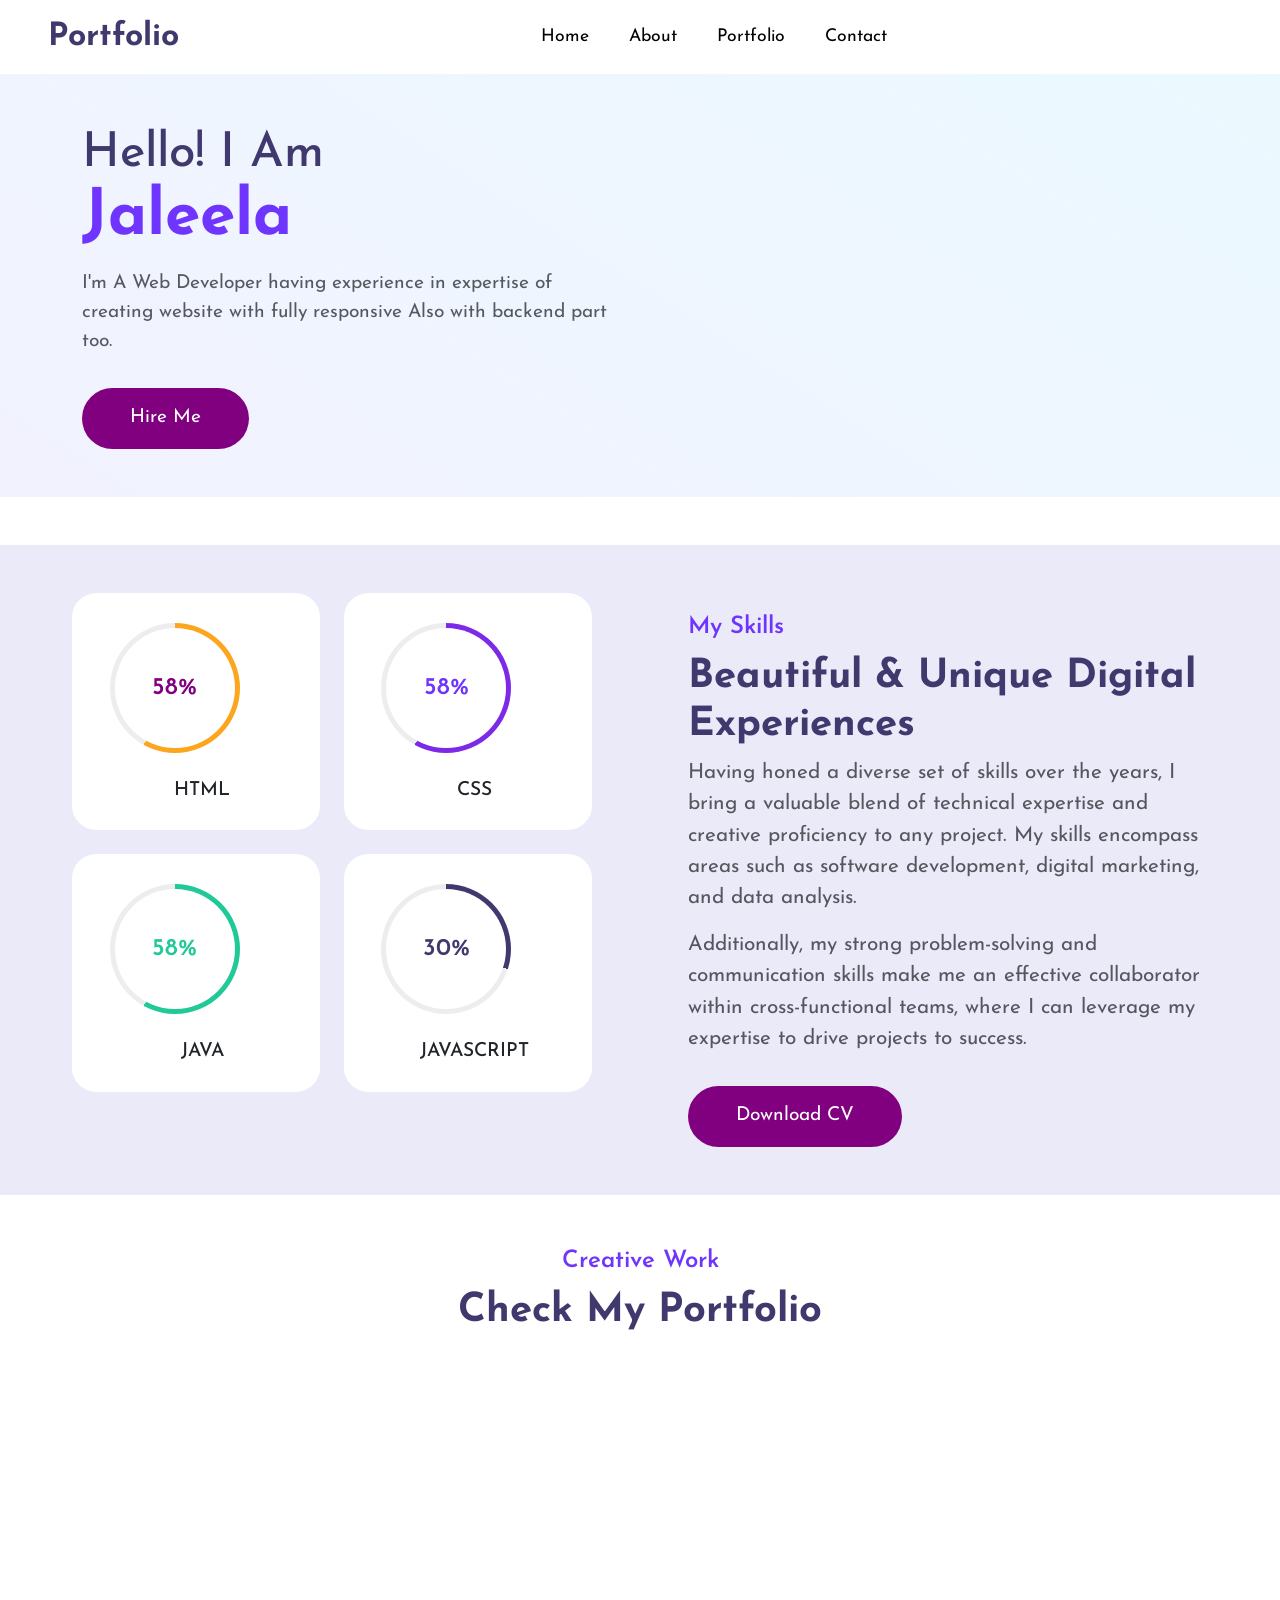
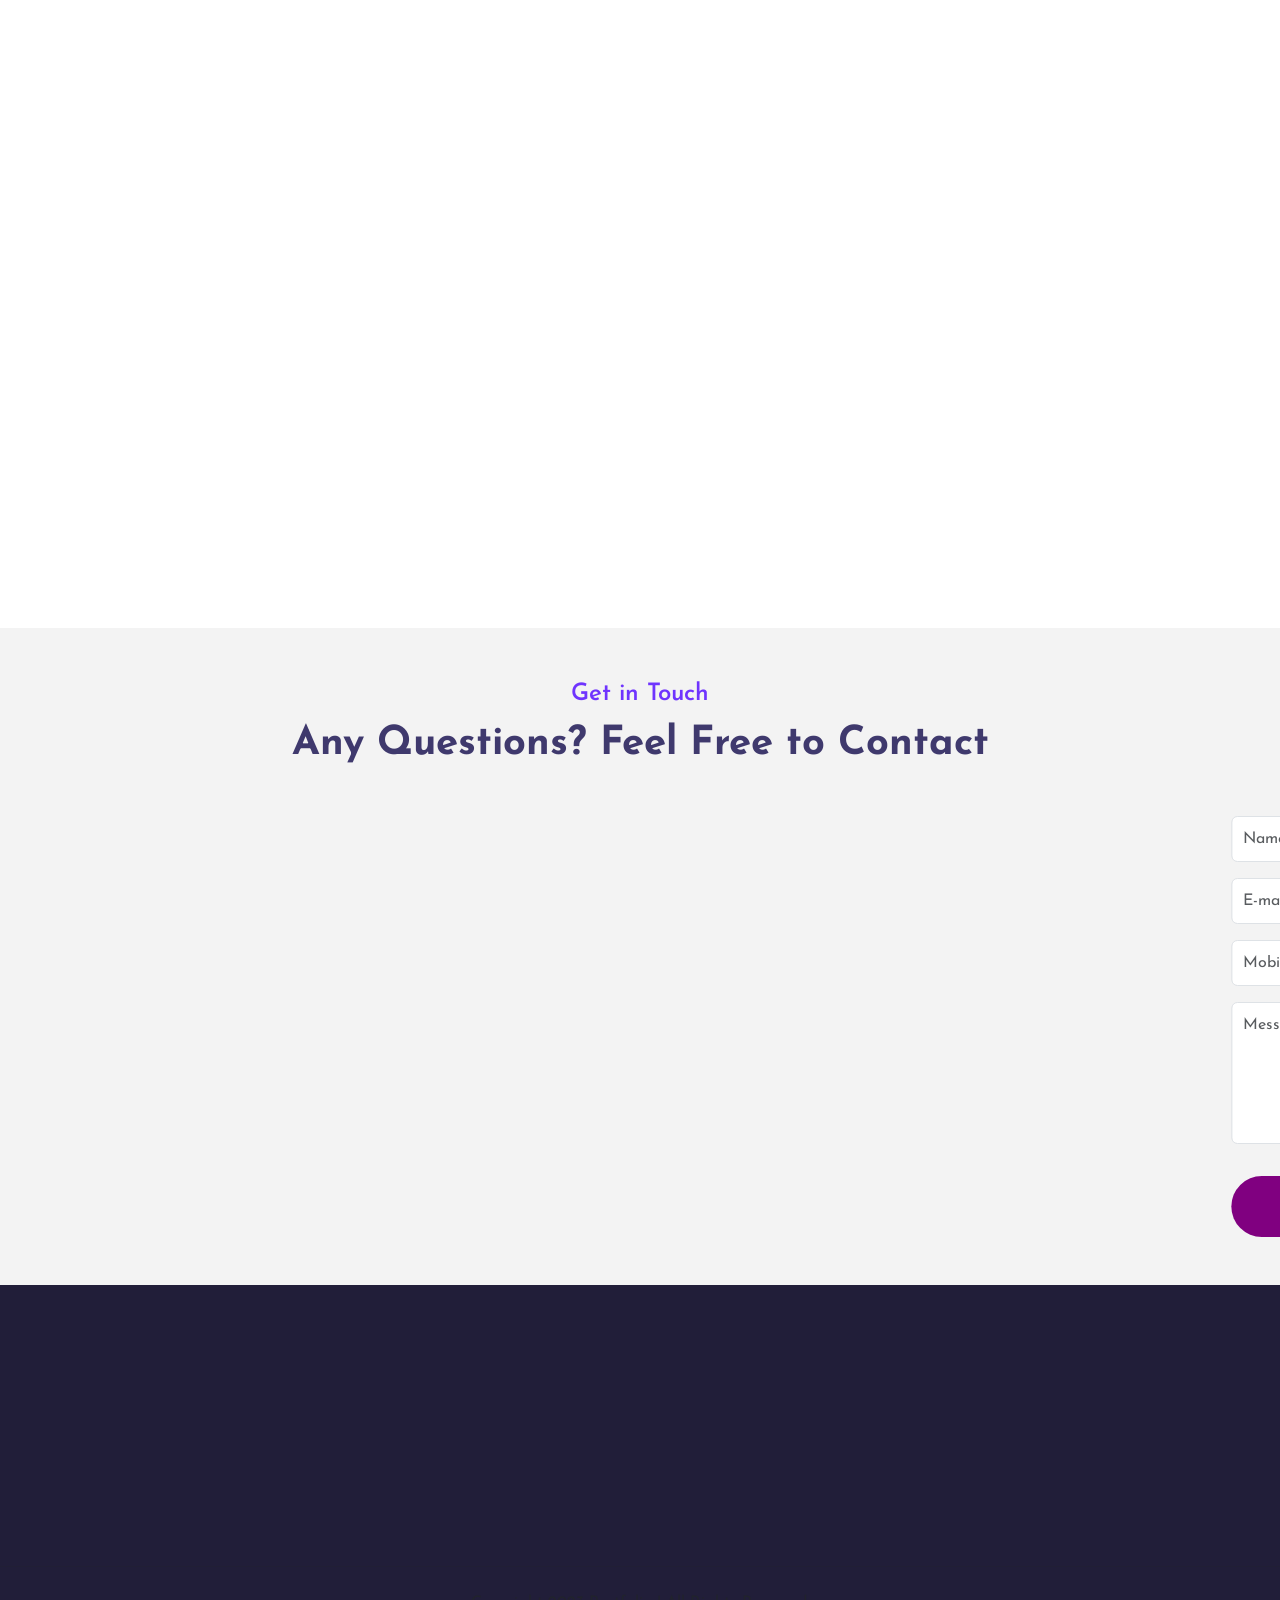
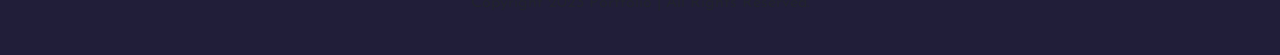
<file: Jaleela/index.html>
<!DOCTYPE html>
<html lang="en">
<head>
  <meta charset="UTF-8" />
  <meta http-equiv="X-UA-Compatible" content="IE=edge" />
  <meta name="viewport" content="width=device-width, initial-scale=1.0" />
  <title>Personal Portfolio - Jaleela</title>

  <!-- bootstrap css cdn link  -->
  <link
    href="https://cdn.jsdelivr.net/npm/bootstrap@5.2.3/dist/css/bootstrap.min.css"
    rel="stylesheet"
    integrity="sha384-rbsA2VBKQhggwzxH7pPCaAqO46MgnOM80zW1RWuH61DGLwZJEdK2Kadq2F9CUG65"
    crossorigin="anonymous"
  />

  <!-- custom css file -->
  <link rel="stylesheet" href="port.css" />

  <!-- google font link -->
  <link rel="preconnect" href="https://fonts.googleapis.com" />
  <link rel="preconnect" href="https://fonts.gstatic.com" crossorigin />
  <link
    href="https://fonts.googleapis.com/css2?family=Josefin+Sans:wght@300;400;500;600;700&display=swap"
    rel="stylesheet"
  />

  <!-- bootstrap icon cdn link  -->
  <link
    rel="stylesheet"
    href="https://cdn.jsdelivr.net/npm/bootstrap-icons@1.10.4/font/bootstrap-icons.css"
  />

  <!-- for adding animation to website we have use AOS library 
  AOS Library css file cdn link -->
  <link rel="stylesheet" href="https://unpkg.com/aos@next/dist/aos.css" />

  <!-- jquery cdn link  -->
  <script src="https://ajax.googleapis.com/ajax/libs/jquery/3.6.4/jquery.min.js"></script>
</head>
<body>
  <!-- navbar starts -->
  <nav
    id="navbar-top"
    class="navbar navbar-expand-lg navbar-light bg-white sticky-top"
  >
    <div class="container-fluid px-5">
      <a class="navbar-brand fw-bold fs-2" href="#" style="color: #3f396d"
        >Portfolio</a
      >
      <button
        class="navbar-toggler"
        type="button"
        data-bs-toggle="collapse"
        data-bs-target="#navbarNav"
        aria-controls="navbarNav"
        aria-expanded="false"
        aria-label="Toggle navigation"
      >
        <span class="navbar-toggler-icon"></span>
      </button>
      <div
        class="collapse navbar-collapse justify-content-center"
        id="navbarNav"
      >
        <ul class="navbar-nav gap-4" style="font-size: 1.1rem">
          <li class="nav-item">
            <a class="nav-link" aria-current="page" href="#">Home</a>
          </li>
         
          <li class="nav-item">
            <a class="nav-link" href="#about">About</a>
          </li>
          <li class="nav-item">
            <a class="nav-link" href="#portfolio">Portfolio</a>
          </li>
        
          <li class="nav-item">
              <a class="nav-link" href="#contact">Contact</a>
            </li>
        </ul>
      </div>
    </div>
  </nav>
  <!-- navbar ends here -->

  <!-- home section starts  -->
  <section class="home pt-5 pb-5" id="home">
    <div class="container">
      <div class="row justify-content-center justify-content-md-start align-items-center">
        <!-- here data-aos is used for adding aos animation  -->
        <div class="col-10 col-md-6 text-center text-md-start" data-aos="slide-right">
          <h2 style="color: #3f396d">
            Hello! I Am <br /><span class="c-orange">Jaleela</span>
          </h2>
          <p class="text-muted">
            I'm A Web Developer having experience in expertise of
            creating website with fully responsive Also with backend part too.
          </p>
          <button class="c-btn h-btn mt-3 py-3 px-5 rounded-pill">
            Hire Me
          </button>
          <a href="" class="link ms-4 d-none">See My Work</a>
        </div>
      </div>
    </div>
  </section>
  <!-- home section ends here -->

  
  <!-- skill section starts -->
  
    <!-- skill section starts -->
    <section class="skill mt-5 py-5" id="about">
        <div class="row justify-content-evenly">
          <div class="col-10 col-md-5 skill-with-progress" data-aos="slide-right">
            <div class="row justify-content-evenly">
              <div class="col-10 col-md-6">
                <div class="progress-card ms-3 ms-md-0">
                  <div class="circular-progress html-css">
                    <span class="progress-value html-progress">0%</span>
                  </div>
                  <br />
                  <span class="text">HTML </span>
                </div>
              </div>
              <div class="col-10 col-md-6 mt-4 mt-md-0">
                <div class="progress-card ms-3 ms-md-0">
                  <div class="circular-progress javascript">
                    <span class="progress-value javascript-progress">0%</span>
                  </div>
                  <br />
                  <span class="text">CSS</span>
                </div>
              </div>
            </div>
            <div class="row justify-content-evenly mt-4">
              <div class="col-10 col-md-6">
                <div class="progress-card ms-3 ms-md-0">
                  <div class="circular-progress php">
                    <span class="progress-value php-progress">0%</span>
                  </div>
                  <br />
                  <span class="text">JAVA</span>
                </div>
              </div>
              <div class="col-10 col-md-6 mt-4 mt-md-0">
                <div class="progress-card ms-3  ms-md-0">
                  <div class="circular-progress reactjs">
                    <span class="progress-value reactjs-progress">0%</span>
                  </div>
                  <br>
                  <span class="text">JAVASCRIPT</span>
                </div>
              </div>
            </div>
          </div>
          <div class="col-10 col-md-5 skill-detail" data-aos="slide-left">
            <div class="heading mt-5 mt-md-3">
              <small>My Skills</small>
              <h3>Beautiful & Unique Digital Experiences</h3>
              <p class="text-muted">
                Having honed a diverse set of skills over the years, I bring a valuable blend of technical expertise and creative proficiency to any project. My skills encompass areas such as software development, digital marketing, and data analysis.
              </p>
              <p class="text-muted">
                Additionally, my strong problem-solving and communication skills make me an effective collaborator within cross-functional teams, where I can leverage my expertise to drive projects to success.
              </p>
              <button class="c-btn h-btn mt-3 py-3 px-5 rounded-pill">
                <!-- here download attribute is used for adding download functionality to button  -->
                <a
                  href=" "
                  download="SampleCV"
                  style="text-decoration: none;color: #fff;"
                  >Download CV</a
                >
              </button>
            </div>
          </div>
        </div>
      </section>

  <!-- portfolio section starts here -->
  <section class="portfolio" id="portfolio">
    <div class="heading text-center pt-5">
      <small>Creative Work</small>
      <h3>Check My Portfolio</h3>
    </div>

    <div class="portfolio-body">
      <div class="row justify-content-evenly px-4">
        <div class="post col-md-4 game all col-10 mt-3 mt-md-0" data-aos="fade-up">
          <div class="card">
            <img src="img/cnn.jpg" class="card-img-top" alt="..." />
            <div class="card-body text-center">
              <h4 class="card-title">Recognition of Flora</h4>
              <span class="badge bg-secondary badge-pill">CNN</span>
              <span class="badge bg-secondary badge-pill">Deep learn of flora</span>
              <span class="badge bg-secondary badge-pill mb-2">Botanic Vision</span
              ><br />
              <a href="#" class="link">Read More</a>
            </div>
          </div>
        </div>
        <div class="post col-md-4 website all col-10 mt-3 mt-md-0" data-aos="fade-up">
          <div class="card">
            <img
              src="img/project-2.png"
              class="card-img-top"
              alt="..."
            />
            <div class="card-body text-center">
              <h4 class="card-title">Grocery shop</h4>
              <span class="badge bg-secondary badge-pill">HTML&CSS</span>
              <span class="badge bg-secondary badge-pill">JavaScript</span>
              <span class="badge bg-secondary badge-pill mb-2">Website</span>
              <br />
              <a href="#" class="read-more-btn link">Read More</a>
            </div>
          </div>
        </div>
        <div class="post col-md-4 webapp all col-10 mt-3 mt-md-0" data-aos="fade-up">
          <div class="card">
            <img src="img/pro2.jpg" class="card-img-top" alt="..." />
            <div class="card-body text-center">
              <h4 class="card-title">Placement Module Test</h4>
              <span class="badge bg-secondary badge-pill">HTML&CSS</span>
              <span class="badge bg-secondary badge-pill">JavaScript</span>
              <span class="badge bg-secondary badge-pill mb-2">Website</span
              ><br />
              <a href="#" class="read-more-btn link">Read More</a>
            </div>
          </div>
        </div>
      </div>
      <div class="row justify-content-evenly mt-4 px-4">
        <div class="post col-md-4 game all col-10 mt-3 mt-md-0" data-aos="fade-up">
          <div class="card">
            <img src="img/address1.jpg" class="card-img-top" alt="..." />
            <div class="card-body text-center">
              <h4 class="card-title">Address Book</h4>
              <span class="badge bg-secondary badge-pill">HTML&CSS</span>
              <span class="badge bg-secondary badge-pill">JavaScript</span>
              <span class="badge bg-secondary badge-pill mb-2">Website</span
              ><br />
              <a href="#" class="read-more-btn link">Read More</a>
            </div>
          </div>
        </div>
        <div class="post col-md-4 website all col-10 mt-3 mt-md-0" data-aos="fade-up">
          <div class="card">
            <img src="img/japan2.jpg" class="card-img-top" alt="..." />
            <div class="card-body text-center">
              <h4 class="card-title">Hotspots of Japan</h4>
              <span class="badge bg-secondary badge-pill">HTML&CSS</span>
              <span class="badge bg-secondary badge-pill">JavaScript</span>
              <span class="badge bg-secondary badge-pill mb-2">website</span
              ><br />
              <a href="#" class="read-more-btn link">Read More</a>
            </div>
          </div>
        </div>
        <div class="post col-md-4 all col-10 mt-3 mt-md-0" data-aos="fade-up">
          <div class="card">
            <img
              src="img/ice.jpg"
              class="card-img-top"
              alt="..."
            />
            <div class="card-body text-center">
              <h4 class="card-title">Ice Cream Website</h4>
              <span class="badge bg-secondary badge-pill">HTML&CSS</span>
              <span class="badge bg-secondary badge-pill">JavaScript</span>
              <span class="badge bg-secondary badge-pill mb-2">Website</span
              ><br />
              <a href="#" class="read-more-btn link">Read More</a>
            </div>
          </div>
        </div>
      </div>
    </div>
  </section>
  <!-- portfolio section ends here -->


  <!-- contact section starts -->
  <section class="contact py-5" id="contact">
    <div class="heading text-center">
      <small>Get in Touch</small>
      <h3>Any Questions? Feel Free to Contact</h3>
    </div>
    <div class="row justify-content-evenly mt-5">
      <div class="col-md-5 col-10 contact-details" data-aos="slide-right">
        <div class="row justify-content-evenly">
          <div class="col-1">
            <i class="bi bi-geo-alt-fill"></i>
          </div>
          <div class="col-11">
            <p>Natham , Dindigul</p>
          </div>
        </div>
        <div class="row justify-content-evenly">
          <div class="col-1">
            <i class="bi bi-telephone-fill"></i>
          </div>
          <div class="col-11">
            <p>+91 1234567890</p>
          </div>
        </div>
        <div class="row justify-content-evenly">
          <div class="col-1">
            <i class="bi bi-send-fill"></i>
          </div>
          <div class="col-11">
            <p>jaleelajal22@gmail.com</p>
          </div>
        </div>
        <div class="row justify-content-evenly">
          <div class="col-1">
          </div>
        
        </div>
      </div>
      <div class="col-md-5 col-10 mt-3 mt-md-0" data-aos="slide-left">
        <div class="contact-form">
          <div class="mb-3">
            <input
              type="text"
              class="form-control"
              id="exampleFormControlInput1"
              placeholder="Name"
            />
          </div>
          <div class="mb-3">
            <input
              type="email"
              class="form-control"
              id="exampleFormControlInput1"
              placeholder="E-mail"
            />
          </div>
          <div class="mb-3">
            <input
              type="text"
              class="form-control"
              id="exampleFormControlInput1"
              placeholder="Mobile No."
            />
          </div>
          <div class="mb-3">
            <textarea
              class="form-control"
              id="exampleFormControlTextarea1"
              placeholder="Message"
              rows="5"
            ></textarea>
          </div>
          <button class="c-btn h-btn mt-3 py-3 px-5 rounded-pill">
            Submit
          </button>
        </div>
      </div>
    </div>
  </section>
  <!-- contact section ends here -->


    <!-- now we will make back to top button when user click on it it will be redirected to top page  -->
  
  <button
      type="button"
      class="btn btn-floating btn-lg rounded-pill"
      id="btn-back-to-top"
    >
      <i class="bi bi-arrow-up"></i>
    </button>

    <!-- footer section starts  -->
    <footer class="text-center text-muted py-4">
      <h3 class="text-white pt-4" data-aos="fade-up">Portfolio</h3>
      <div class="link-group mt-5" data-aos="fade-up">
        <a href="#home">Home</a>
        <div class="vr"></div>
        <a href="#about">About</a>
        <div class="vr"></div>
      
        <a href="#portfolio">Portfolio</a>
        <div class="vr"></div>
        
        <a href="#contact">Contact</a>
      </div>
      <div class="social-links mt-5" data-aos="fade-up">
        <button href="" class="rounded-pill dribble">
          <i class="bi bi-dribbble"></i>
        </button>
        <button href="" class="rounded-pill whatsapp">
          <i class="bi bi-whatsapp"></i>
        </button>
        <button href="" class="rounded-pill behance">
          <i class="bi bi-behance"></i>
        </button>
      </div>
      <hr class="text-muted my-4" />

      <p>Copyright 2023 Portfolio | All Rights Reserved.</p>
    </footer>
    <!-- footer section ends here -->

      <!-- bootstrap javascript cdn link  -->
    <script
      src="https://cdn.jsdelivr.net/npm/bootstrap@5.2.3/dist/js/bootstrap.bundle.min.js"
      integrity="sha384-kenU1KFdBIe4zVF0s0G1M5b4hcpxyD9F7jL+jjXkk+Q2h455rYXK/7HAuoJl+0I4"
      crossorigin="anonymous"
    ></script>

  <!-- AOS library javascript link  -->
  <script src="https://unpkg.com/aos@next/dist/aos.js"></script>
    <script>
      // initializing AOS library
      AOS.init({
        duration: 1000,
        offset: 50,
      });
    </script>
    <!-- custom js file linking -->
    <script src="main.js"></script>
    
  </body>
</html>
</file>
<file: Jaleela/port.css>
/* appling google font over the website  */
body{
    font-family: 'Josefin Sans', sans-serif;
    font-weight: 400;
}
/* styling menu icon */
.nav-menu{
    border: none;
    background-color: #fff;
    font-size: 1.5rem;
    color: purple;
}
/* styling navbar links  */
.navbar-nav a{
    color: black;
    position: relative;
}
.navbar-nav a:hover{
    color: purple;
}
.navbar-nav a:after {    
    background: none repeat scroll 0 0 transparent;
    bottom: 0;
    content: "";
    display: block;
    height: 2px;
    left: 50%;
    top: 35px;
    position: absolute;
    background: purple;
    transition: width 0.3s ease 0s, left 0.3s ease 0s;
    width: 0;
  }
.navbar-nav a:hover:after { 
    width: 100%; 
    left: 0; 
  }
  /* styling contact btn  */
.c-btn{
    border: none;
    background: purple;
    color: #fff;
    font-size: 1.2rem;
}
/* styling home section starts */
.home{
    background: linear-gradient(33deg, rgba(242,242,255,1) 0%, rgba(235,249,255,1) 100%);
    padding: 30px 0px 10px 0px;
}
.home h2{
    font-size: 3rem;
    line-height: 4rem;
}
.c-orange{
    color: #6f34fe;
    font-weight: 700;
    font-size: 4rem;
}
.home p{
    width: fit-content;
    margin-top: 1rem;
    font-size: 1.2rem;
}
.h-btn:hover{
    background: #6f34fe;
    color: #fff;
    transform: translateY(-20px);
    transition-duration: 1s;
}
.link{
    text-decoration: none;
    font-size: 1.2rem;
    color: purple;
    position: relative;
}
.link::after{
    content: '';
    position: absolute;
    width: 100%;
    transform: scaleX(0);
    height: 2px;
    bottom: 0;
    left: 0;
    top: 20px;
    background-color: #6f34fe;
    transform-origin: bottom right;
    transition: transform 0.25s ease-out;
}
.link:hover{
    color: #6f34fe;
}
.link:hover::after{
    transform: scaleX(1);
    transform-origin: bottom left;
}
/* adding animation to home section image  */
.home img{
    animation: floatimg 4s ease-in-out infinite;
}

@keyframes floatimg {
    0%{
        transform: translateX(0);
    }
    50%{
        transform: translateX(-24px);
    }
    100%{
        transform: translateX(0);
    }
}

/* expertise section starts */
.heading small{
    color: #6f34fe;
    font-size: 1.5rem;
    font-weight: 600;
}
.heading h3{
    margin-top: 0.5rem;
    color: #3f396d;
    font-size: 2.5rem;
    font-weight: 700;
}
.expertise h4{
    color: #3f396d;
    font-weight: 700;
}
.expertise a{
    text-decoration: none;
    color: purple;
}
.expertise a:hover{
    color: #6f34fe;
}
.expertise .service-card{
    text-align: center;
    padding: 15px 15px;
    border-radius: 0.7rem;
}

/* skill section starts */
.skill{
    background-color: rgb(234, 234, 249);
}
.progress-card{
    padding: 12% 10% 10% 15%;
    background-color: #fff;
    text-align: center;
    border-radius: 10%;
}
.progress-card:hover{
    transform: scale(1.1,1.1);
    transition-duration: 0.6s;
}
.circular-progress{
    position: relative;
    height: 130px;
    width: 130px;
    border-radius: 50%;
    background: conic-gradient(#7d2ae8 3.6deg, #ededed 0deg);
    display: flex;
    align-items: center;
    justify-content: center;
}
.circular-progress::before{
    content: "";
    position: absolute;
    height: 120px;
    width: 120px;
    border-radius: 50%;
    background-color: #fff;
}
.progress-value{
    position: relative;
    font-size: 1.5rem;
    font-weight: 600;
}
.html-progress{
    color: purple;
}
.javascript-progress{
    color: #6f34fe;
}
.php-progress{
    color: #20c997;
}
.reactjs-progress{
    color: #3f396d;
}
.text{
    font-size: 1.2rem;
    font-weight: 500;
}
.heading p{
    font-size: 1.3rem;
}

/* portfolio section starts */
#myBtnContainer{
    margin-bottom: 45px;
}
#myBtnContainer button{
  border: none;
  color: black;
  background: transparent;
  font-size: 20px;
  font-weight: 600;
  cursor: pointer;   
  display: inline-block;
  margin: 0 25px;
}
#myBtnContainer button:hover{
    color: purple;
}

#myBtnContainer button:focus{
    outline: none;
}
.post .content h4{
    font-size: 1rem;
    font-weight: 700;
}
.post .card{
    border: none;
}

/* testimonial section starts */
.testimonial img:hover{
    transform: scale(1.2,1.2);
    transition-duration: 1s;
}
.testimonial h4{
    color: #3f396d;
}
.testimonial i{
    font-size: 2.9rem;
    color: purple;
    
}
.testimonial .nextprev-btn{
    border: none;
    background-color: #fff;
}
.prev:hover,.prev-btn:hover{
    color:#6f34fe;
    transform: translateX(-10px);
    transition-duration: 1s;
}
.next:hover,.next-btn:hover{
    color:#6f34fe;
    transform: translateX(10px);
    transition-duration: 1s;
}

/* contact section starts */
.contact{
    background-color: #f3f3f3;
}
.contact-details i{
    font-size: 1.5rem;
    color: purple;
}
.contact-details p{
    font-size: 1.2rem;
    margin-left: 1rem;
}
.contact-form .form-control:focus{
    box-shadow: none;
    border: 1px solid purple;
}
.contact-form .form-control{
    padding: 10px 10px;
    width: 80%;
}

/* footer section starts */
footer{
    background-color: #211e39;
}

footer .link-group a{
    margin-left: 10px;
    margin-right: 10px;
    text-decoration: none;
    color: #6c757d;
    font-size: 1.1rem;
    margin-top: 1rem;
}
footer .link-group a:hover{
    color:purple;
}
.social-links button{
    border: none;
    margin-right: 1rem;
    font-size: 1.2rem;
    background-color: #fff;
    padding: 14px 15px 10px 15px;
}
.social-links .dribble{
    color: #f33a7e;
}
.social-links button:hover{
    color: #fff;
    transform: translateY(-20px);
    transition-duration: 1s;
}
.social-links .dribble:hover{
    background-color: #f33a7e;
}
.social-links .whatsapp{
    color: #25D366;
}
.social-links .whatsapp:hover{
    background-color: #25D366;
}
.social-links .behance{
    color: #255afc;
}
.social-links .behance:hover{
    background-color: #255afc;
}

/* styling back to top button */
#btn-back-to-top {
    position: fixed;
    bottom: 40px;
    right: 40px;
    display: none;
    font-size: 1.4rem;
    background-color: purple;
    color: #fff;
    animation: pulse 3s infinite;
}
</file>
